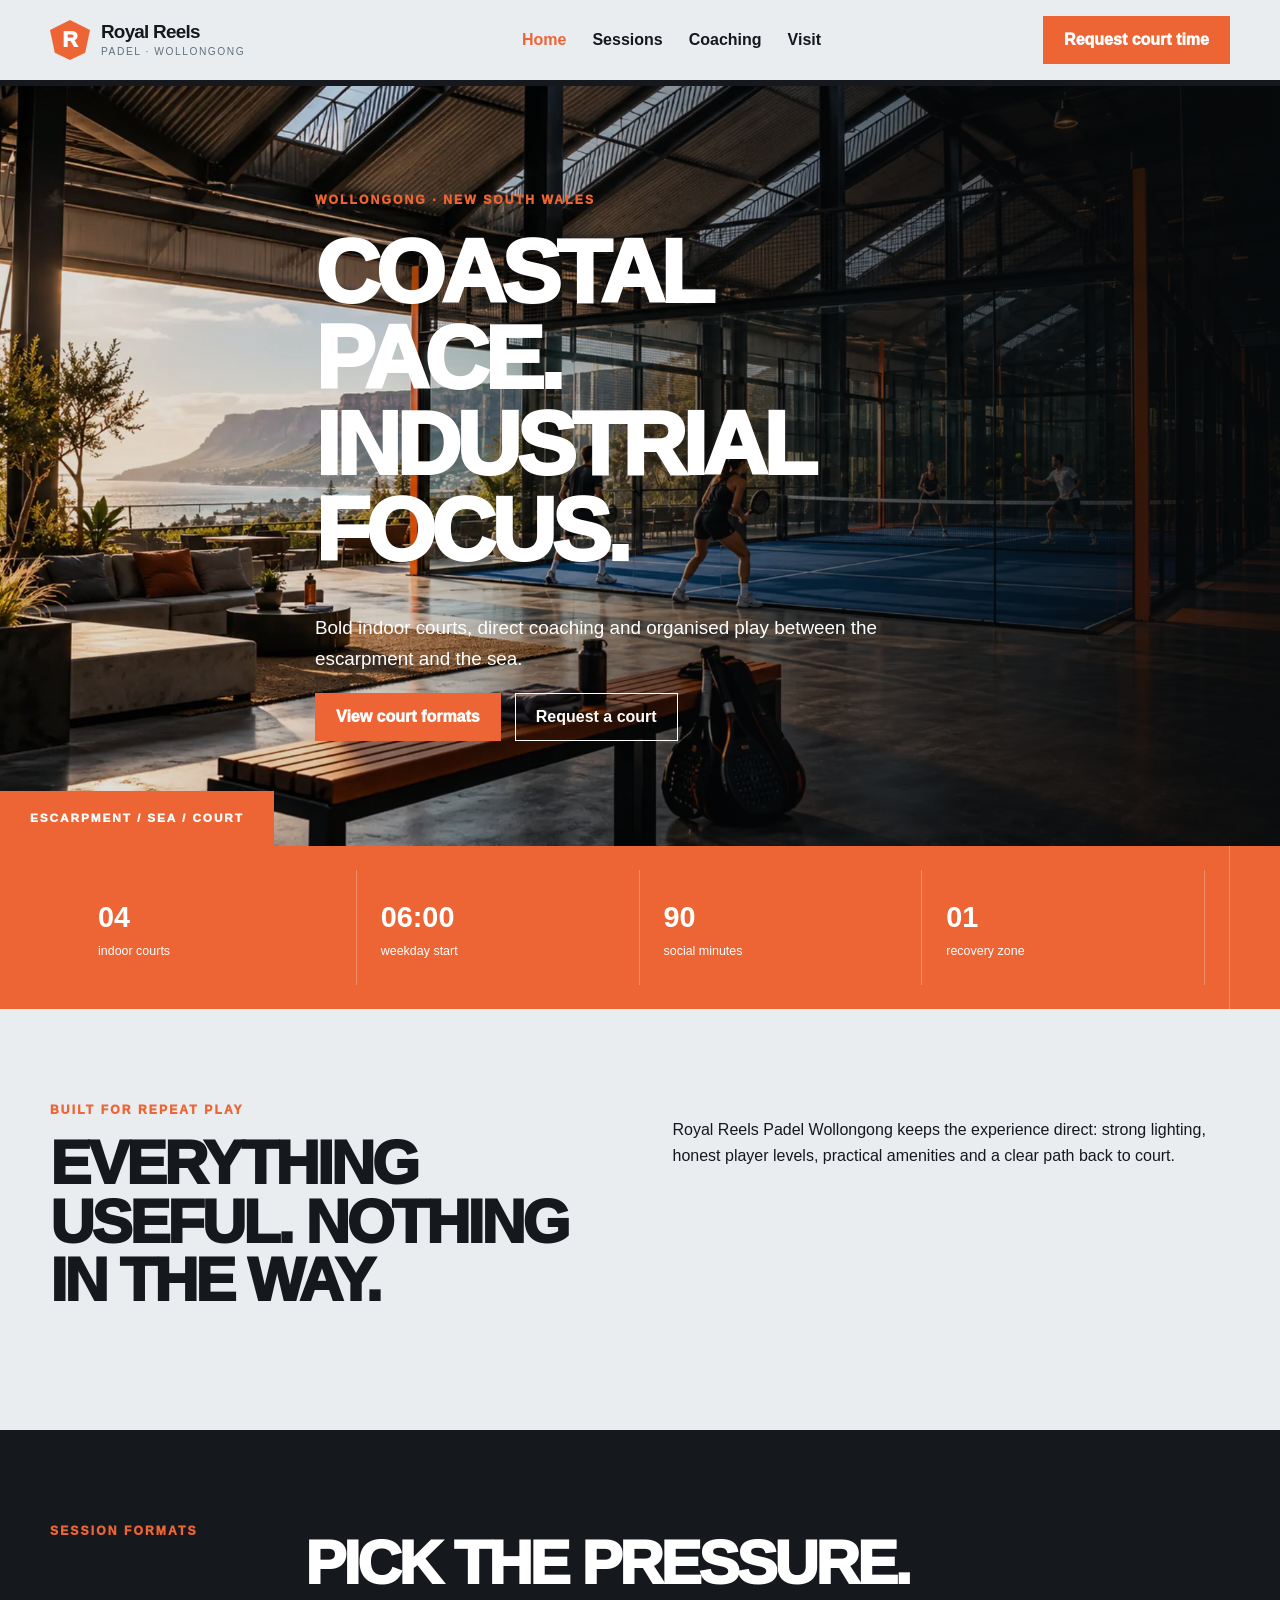
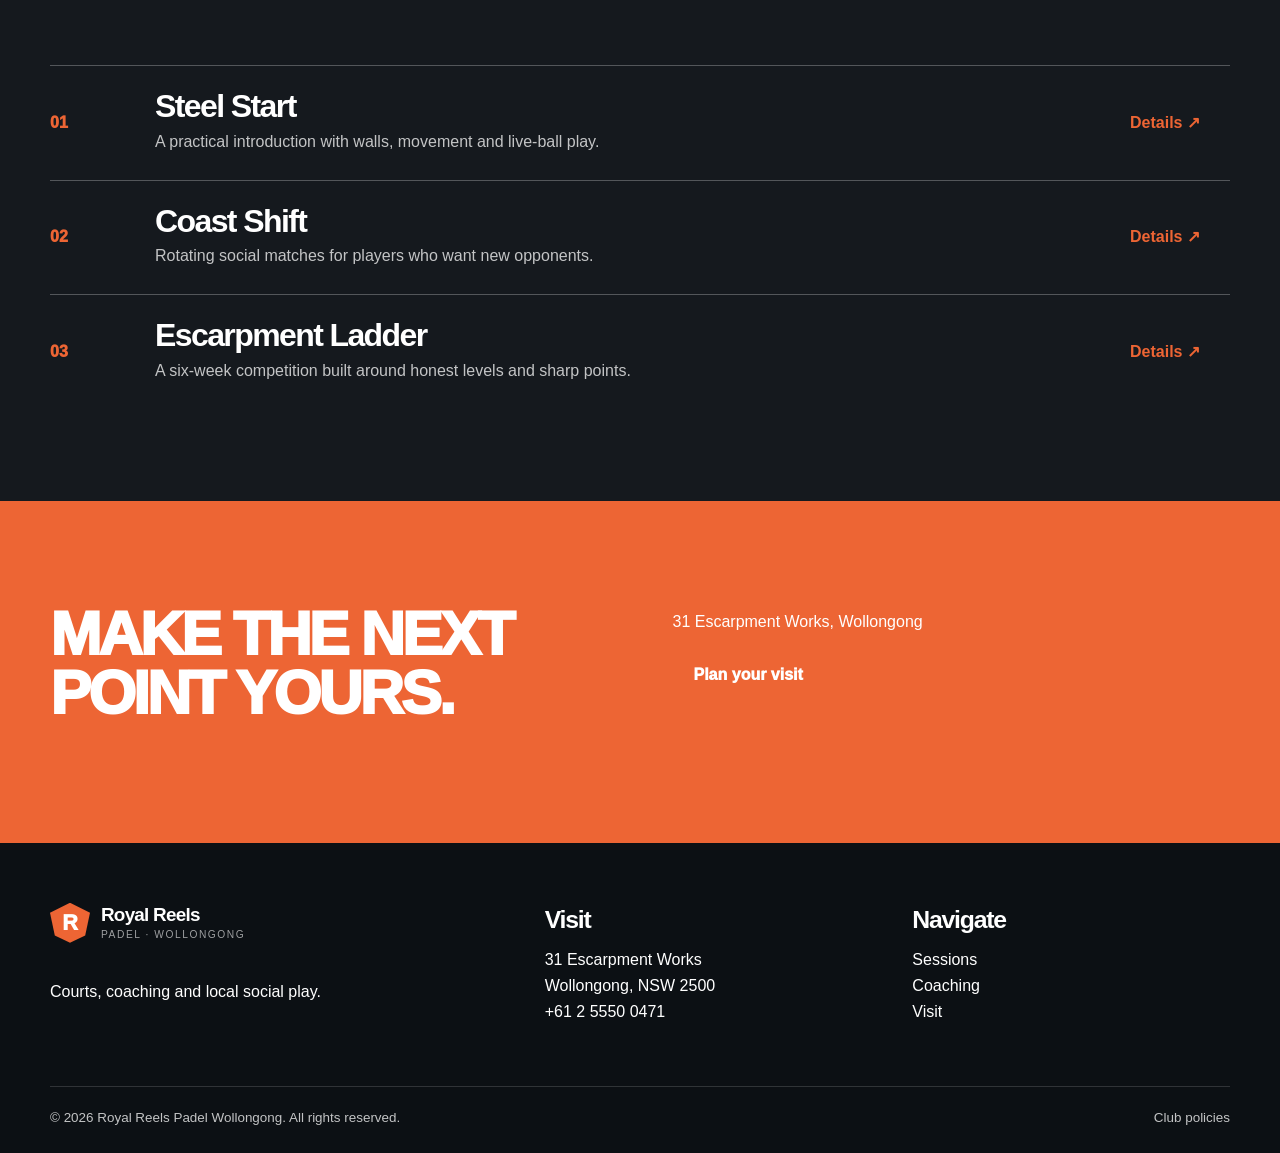
<file: index.html>
<!doctype html>
<html lang="en-AU">

<head>
    <meta charset="utf-8">
    <meta name="viewport" content="width=device-width,initial-scale=1">
    <meta name="robots" content="index,follow">
    <title>Royal Reels Padel Wollongong | Wollongong Padel Club</title>
    <script async src="https://www.googletagmanager.com/gtag/js?id=AW-18171705491"></script>
<script>
  window.dataLayer = window.dataLayer || [];
  function gtag(){dataLayer.push(arguments);}
  gtag('js', new Date());

  gtag('config', 'AW-18171705491');
</script>

    <meta name="description"
        content="Royal Reels Padel Wollongong offers indoor courts, coaching and organised padel in Wollongong.">
    <link rel="canonical" href="https://royal-reels-padel-wollongong-20260925.au/">
    <meta property="og:type" content="website">
    <meta property="og:title" content="Royal Reels Padel Wollongong | Wollongong Padel Club">
    <meta property="og:description"
        content="Royal Reels Padel Wollongong offers indoor courts, coaching and organised padel in Wollongong.">
    <meta property="og:locale" content="en_AU">
    <link rel="icon" type="image/svg+xml"
        href="data:image/svg+xml,%3Csvg xmlns='http://www.w3.org/2000/svg' viewBox='0 0 64 64'%3E%3Crect width='64' height='64' rx='12' fill='%2315191e'/%3E%3Cpath d='M17 45 29 17h8l10 28M22 35h20' fill='none' stroke='%23ed6534' stroke-width='6' stroke-linecap='round'/%3E%3C/svg%3E">
    <link rel="stylesheet" href="style.css">
    <script
        type="application/ld+json">{"@context":"https://schema.org","@type":"SportsClub","name":"Royal Reels Padel Wollongong","url":"https://royal-reels-padel-wollongong-20260925.au/","telephone":"+61 2 5550 0471","email":"court@royalreelspadelwollongong.au","address":{"@type":"PostalAddress","streetAddress":"31 Escarpment Works","addressLocality":"Wollongong","addressRegion":"NSW","postalCode":"2500","addressCountry":"AU"},"areaServed":"Wollongong, Australia","priceRange":"$$"}</script>
</head>

<body class="steel">
    <header class="header">
        <div class="wrap nav"><a class="logo" href="index.html" aria-label="Royal Reels Padel Wollongong home"><span
                    class="symbol">R</span><span><b>Royal Reels</b><small>PADEL · WOLLONGONG</small></span></a><button
                class="menu" aria-controls="nav-links" aria-expanded="false">Menu</button>
            <nav class="nav-links" id="nav-links" aria-label="Primary navigation"><a aria-current="page"
                    href="index.html">Home</a><a href="sessions.html">Sessions</a><a href="coaching.html">Coaching</a><a
                    href="visit.html">Visit</a></nav><a class="button desktop" href="visit.html#request">Request court
                time</a>
        </div>
    </header>
    <main>
        <section class="hero">
            <div class="wrap hero-copy">
                <p class="eyebrow">Wollongong · New South Wales</p>
                <h1>Coastal pace. Industrial focus.</h1>
                <p class="lead">Bold indoor courts, direct coaching and organised play between the escarpment and the
                    sea.</p>
                <div class="actions"><a class="button" href="sessions.html">View court formats</a><a class="outline"
                        href="visit.html#request">Request a court</a></div>
            </div>
            <div class="corner-label">ESCARPMENT / SEA / COURT</div>
        </section>
        <section class="steel-stats">
            <div class="wrap">
                <div><b>04</b><span>indoor courts</span></div>
                <div><b>06:00</b><span>weekday start</span></div>
                <div><b>90</b><span>social minutes</span></div>
                <div><b>01</b><span>recovery zone</span></div>
            </div>
        </section>
        <section class="section steel-intro">
            <div class="wrap two-col">
                <div>
                    <p class="eyebrow">Built for repeat play</p>
                    <h2>Everything useful. Nothing in the way.</h2>
                </div>
                <div>
                    <p>Royal Reels Padel Wollongong keeps the experience direct: strong lighting, honest player levels,
                        practical amenities and a clear path back to court.</p>
                </div>
            </div>
        </section>
        <section class="section steel-programs">
            <div class="wrap">
                <div class="section-title">
                    <p class="eyebrow">Session formats</p>
                    <h2>Pick the pressure.</h2>
                </div>
                <div class="program-rows">
                    <article><span>01</span>
                        <div>
                            <h3>Steel Start</h3>
                            <p>A practical introduction with walls, movement and live-ball play.</p>
                        </div><a href="sessions.html">Details ↗</a>
                    </article>
                    <article><span>02</span>
                        <div>
                            <h3>Coast Shift</h3>
                            <p>Rotating social matches for players who want new opponents.</p>
                        </div><a href="sessions.html">Details ↗</a>
                    </article>
                    <article><span>03</span>
                        <div>
                            <h3>Escarpment Ladder</h3>
                            <p>A six-week competition built around honest levels and sharp points.</p>
                        </div><a href="sessions.html">Details ↗</a>
                    </article>
                </div>
            </div>
        </section>
        <section class="section steel-cta">
            <div class="wrap two-col">
                <h2>Make the next point yours.</h2>
                <div>
                    <p>31 Escarpment Works, Wollongong</p><a class="button" href="visit.html">Plan your visit</a>
                </div>
            </div>
        </section>
    </main>
    <footer>
        <div class="wrap footer-grid">
            <div><a class="logo footer-logo" href="index.html"><span class="symbol">R</span><span><b>Royal
                            Reels</b><small>PADEL · WOLLONGONG</small></span></a>
                <p>Courts, coaching and local social play.</p>
            </div>
            <div>
                <h3>Visit</h3>
                <p>31 Escarpment Works<br>Wollongong, NSW 2500<br>+61 2 5550 0471</p>
            </div>
            <div>
                <h3>Navigate</h3>
                <p><a href="sessions.html">Sessions</a><br><a href="coaching.html">Coaching</a><br><a
                        href="visit.html">Visit</a></p>
            </div>
        </div>
        <div class="wrap footer-bottom"><span>© 2026 Royal Reels Padel Wollongong. All rights reserved.</span><a
                href="visit.html#policies">Club policies</a></div>
    </footer>
    <script src="app.js"></script>
</body>

</html>
</file>
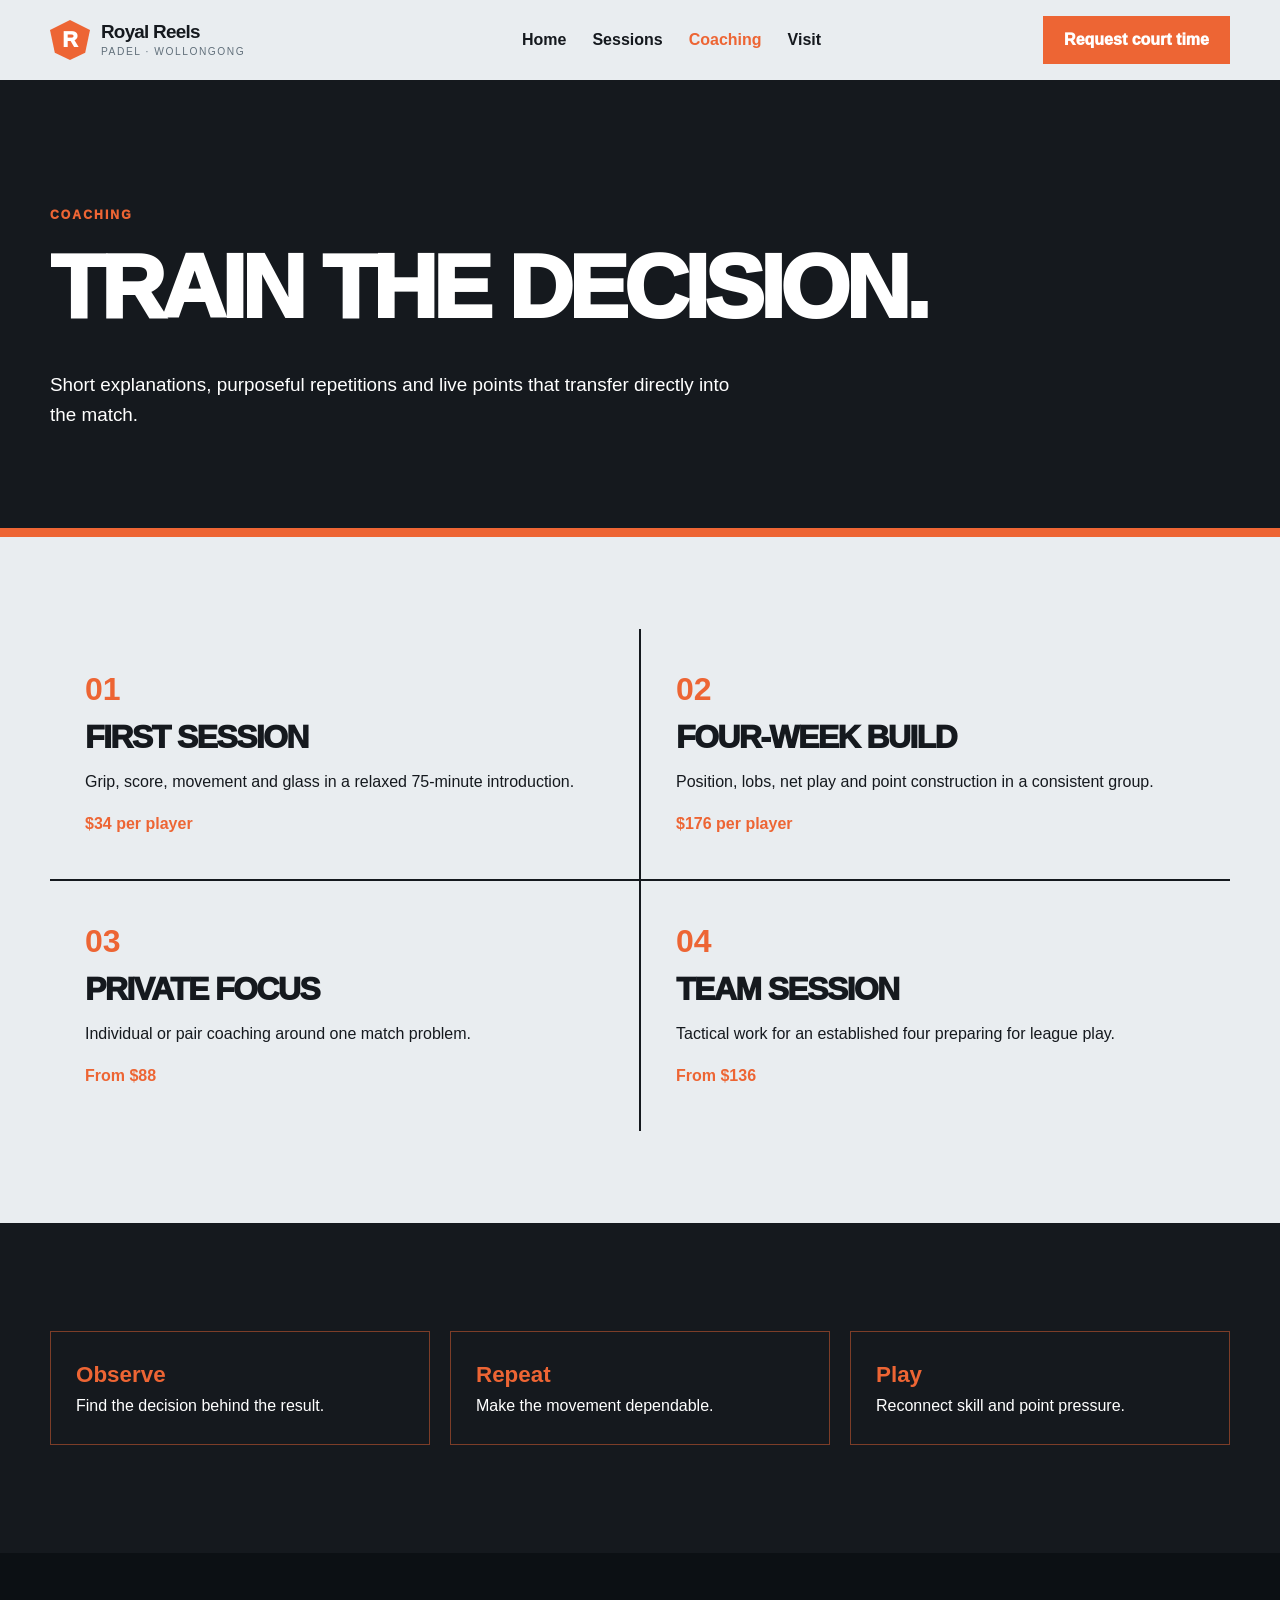
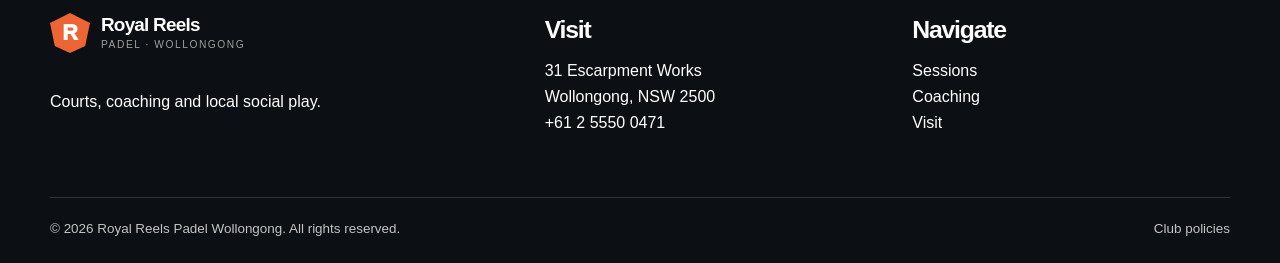
<file: coaching.html>
<!doctype html><html lang="en-AU"><head><meta charset="utf-8"><meta name="viewport" content="width=device-width,initial-scale=1"><meta name="robots" content="index,follow"><title>Padel Coaching | Royal Reels Padel Wollongong</title><meta name="description" content="Private and small-group padel coaching at Royal Reels Padel Wollongong."><link rel="canonical" href="https://royal-reels-padel-wollongong-20260925.au/coaching.html"><meta property="og:type" content="website"><meta property="og:title" content="Padel Coaching | Royal Reels Padel Wollongong"><meta property="og:description" content="Private and small-group padel coaching at Royal Reels Padel Wollongong."><meta property="og:locale" content="en_AU"><link rel="icon" type="image/svg+xml" href="data:image/svg+xml,%3Csvg xmlns='http://www.w3.org/2000/svg' viewBox='0 0 64 64'%3E%3Crect width='64' height='64' rx='12' fill='%2315191e'/%3E%3Cpath d='M17 45 29 17h8l10 28M22 35h20' fill='none' stroke='%23ed6534' stroke-width='6' stroke-linecap='round'/%3E%3C/svg%3E"><link rel="stylesheet" href="style.css"><script type="application/ld+json">{"@context":"https://schema.org","@type":"SportsClub","name":"Royal Reels Padel Wollongong","url":"https://royal-reels-padel-wollongong-20260925.au/","telephone":"+61 2 5550 0471","email":"court@royalreelspadelwollongong.au","address":{"@type":"PostalAddress","streetAddress":"31 Escarpment Works","addressLocality":"Wollongong","addressRegion":"NSW","postalCode":"2500","addressCountry":"AU"},"areaServed":"Wollongong, Australia","priceRange":"$$"}</script></head><body class="steel"><header class="header"><div class="wrap nav"><a class="logo" href="index.html" aria-label="Royal Reels Padel Wollongong home"><span class="symbol">R</span><span><b>Royal Reels</b><small>PADEL · WOLLONGONG</small></span></a><button class="menu" aria-controls="nav-links" aria-expanded="false">Menu</button><nav class="nav-links" id="nav-links" aria-label="Primary navigation"><a  href="index.html">Home</a><a  href="sessions.html">Sessions</a><a aria-current="page" href="coaching.html">Coaching</a><a  href="visit.html">Visit</a></nav><a class="button desktop" href="visit.html#request">Request court time</a></div></header><main><section class="page-hero coaching-hero"><div class="wrap"><p class="eyebrow">Coaching</p><h1>Train the decision.</h1><p>Short explanations, purposeful repetitions and live points that transfer directly into the match.</p></div></section><section class="section"><div class="wrap coaching-grid"><article><b>01</b><h2>First Session</h2><p>Grip, score, movement and glass in a relaxed 75-minute introduction.</p><strong>$34 per player</strong></article><article><b>02</b><h2>Four-Week Build</h2><p>Position, lobs, net play and point construction in a consistent group.</p><strong>$176 per player</strong></article><article><b>03</b><h2>Private Focus</h2><p>Individual or pair coaching around one match problem.</p><strong>From $88</strong></article><article><b>04</b><h2>Team Session</h2><p>Tactical work for an established four preparing for league play.</p><strong>From $136</strong></article></div></section><section class="section method"><div class="wrap method-grid"><p><b>Observe</b><span>Find the decision behind the result.</span></p><p><b>Repeat</b><span>Make the movement dependable.</span></p><p><b>Play</b><span>Reconnect skill and point pressure.</span></p></div></section></main><footer><div class="wrap footer-grid"><div><a class="logo footer-logo" href="index.html"><span class="symbol">R</span><span><b>Royal Reels</b><small>PADEL · WOLLONGONG</small></span></a><p>Courts, coaching and local social play.</p></div><div><h3>Visit</h3><p>31 Escarpment Works<br>Wollongong, NSW 2500<br>+61 2 5550 0471</p></div><div><h3>Navigate</h3><p><a href="sessions.html">Sessions</a><br><a href="coaching.html">Coaching</a><br><a href="visit.html">Visit</a></p></div></div><div class="wrap footer-bottom"><span>© 2026 Royal Reels Padel Wollongong. All rights reserved.</span><a href="visit.html#policies">Club policies</a></div></footer><script src="app.js"></script></body></html>
</file>
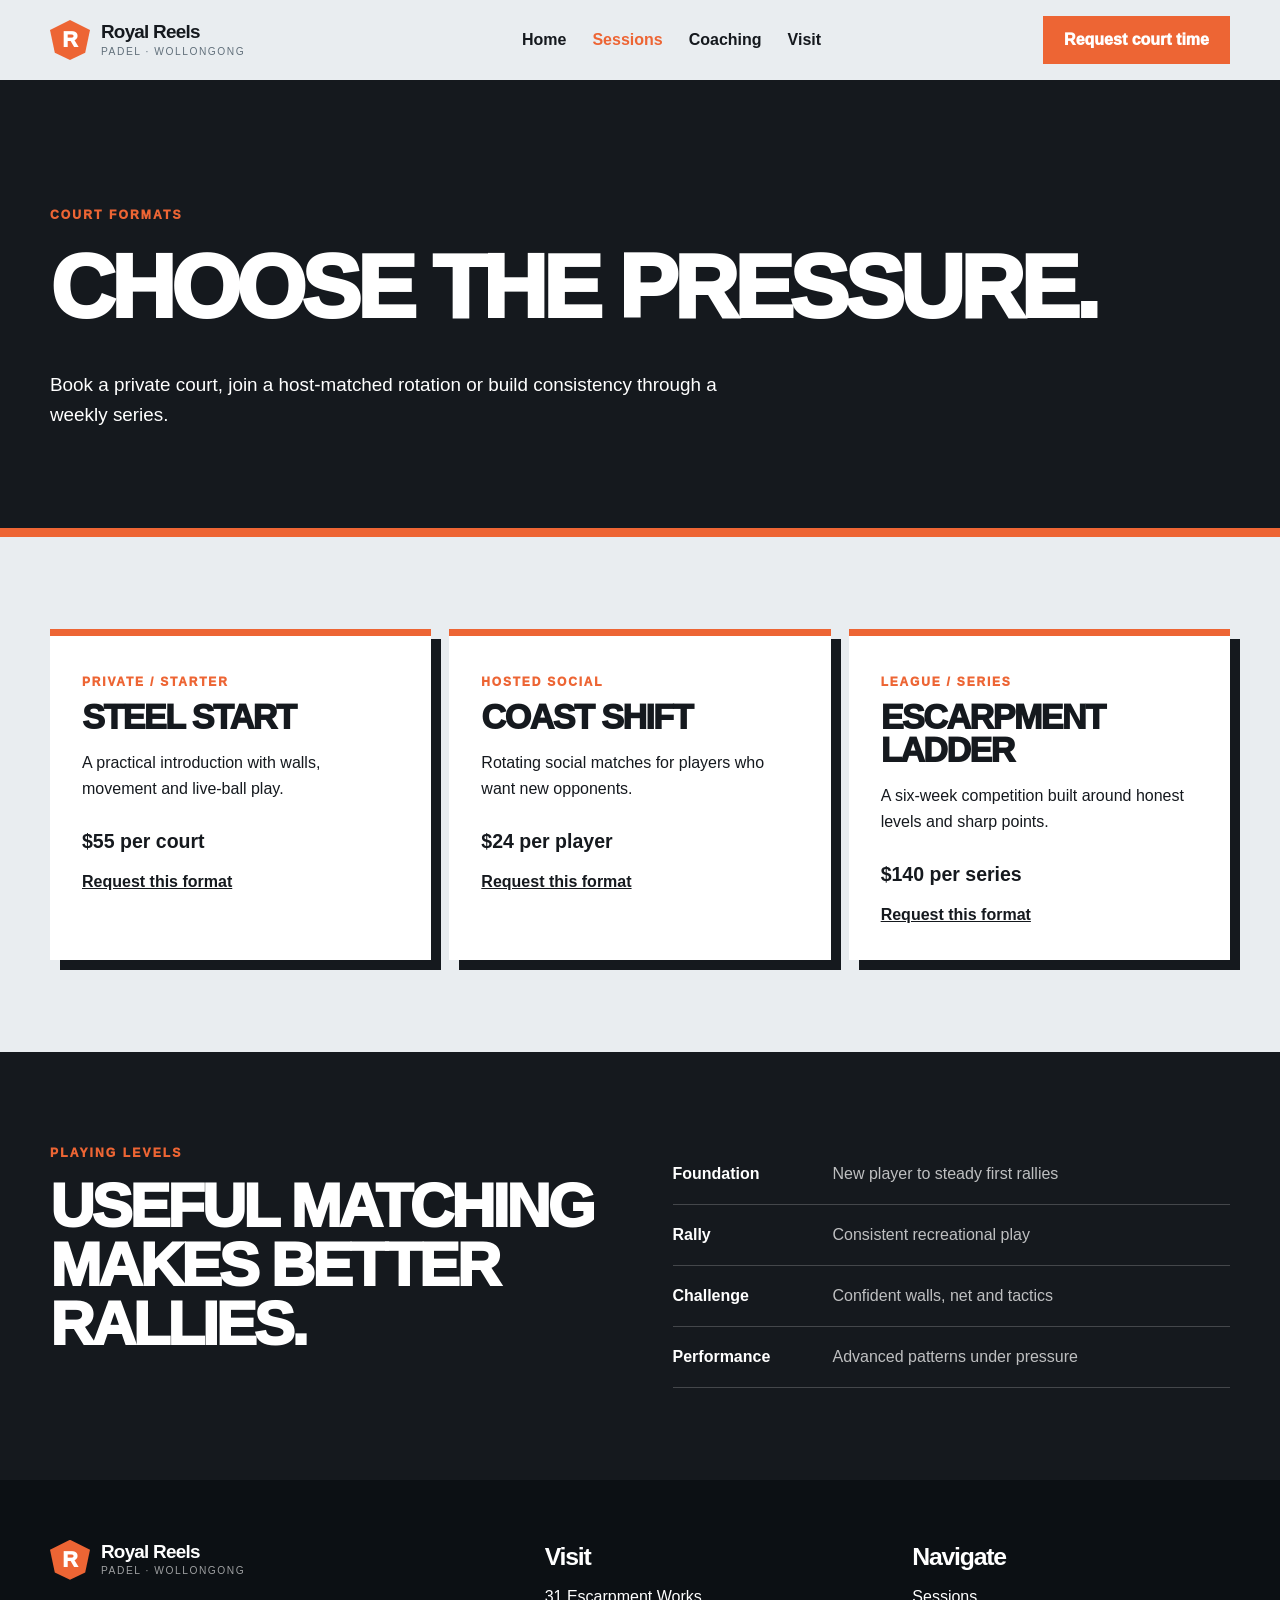
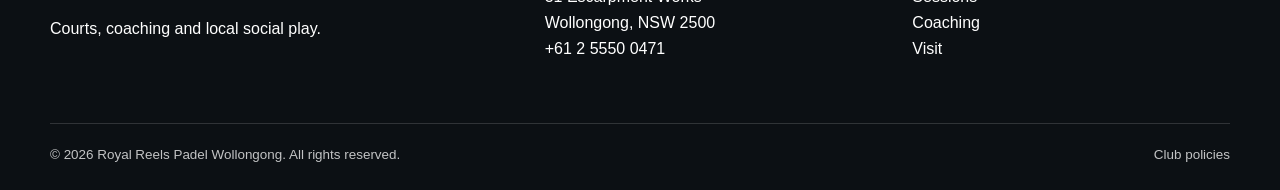
<file: sessions.html>
<!doctype html><html lang="en-AU"><head><meta charset="utf-8"><meta name="viewport" content="width=device-width,initial-scale=1"><meta name="robots" content="index,follow"><title>Padel Sessions | Royal Reels Padel Wollongong</title><meta name="description" content="Private courts, hosted social sessions and organised play at Royal Reels Padel Wollongong."><link rel="canonical" href="https://royal-reels-padel-wollongong-20260925.au/sessions.html"><meta property="og:type" content="website"><meta property="og:title" content="Padel Sessions | Royal Reels Padel Wollongong"><meta property="og:description" content="Private courts, hosted social sessions and organised play at Royal Reels Padel Wollongong."><meta property="og:locale" content="en_AU"><link rel="icon" type="image/svg+xml" href="data:image/svg+xml,%3Csvg xmlns='http://www.w3.org/2000/svg' viewBox='0 0 64 64'%3E%3Crect width='64' height='64' rx='12' fill='%2315191e'/%3E%3Cpath d='M17 45 29 17h8l10 28M22 35h20' fill='none' stroke='%23ed6534' stroke-width='6' stroke-linecap='round'/%3E%3C/svg%3E"><link rel="stylesheet" href="style.css"><script type="application/ld+json">{"@context":"https://schema.org","@type":"SportsClub","name":"Royal Reels Padel Wollongong","url":"https://royal-reels-padel-wollongong-20260925.au/","telephone":"+61 2 5550 0471","email":"court@royalreelspadelwollongong.au","address":{"@type":"PostalAddress","streetAddress":"31 Escarpment Works","addressLocality":"Wollongong","addressRegion":"NSW","postalCode":"2500","addressCountry":"AU"},"areaServed":"Wollongong, Australia","priceRange":"$$"}</script></head><body class="steel"><header class="header"><div class="wrap nav"><a class="logo" href="index.html" aria-label="Royal Reels Padel Wollongong home"><span class="symbol">R</span><span><b>Royal Reels</b><small>PADEL · WOLLONGONG</small></span></a><button class="menu" aria-controls="nav-links" aria-expanded="false">Menu</button><nav class="nav-links" id="nav-links" aria-label="Primary navigation"><a  href="index.html">Home</a><a aria-current="page" href="sessions.html">Sessions</a><a  href="coaching.html">Coaching</a><a  href="visit.html">Visit</a></nav><a class="button desktop" href="visit.html#request">Request court time</a></div></header><main><section class="page-hero"><div class="wrap"><p class="eyebrow">Court formats</p><h1>Choose the pressure.</h1><p>Book a private court, join a host-matched rotation or build consistency through a weekly series.</p></div></section><section class="section"><div class="wrap session-grid"><article><span>PRIVATE / STARTER</span><h2>Steel Start</h2><p>A practical introduction with walls, movement and live-ball play.</p><strong>$55 per court</strong><a href="visit.html#request">Request this format</a></article><article><span>HOSTED SOCIAL</span><h2>Coast Shift</h2><p>Rotating social matches for players who want new opponents.</p><strong>$24 per player</strong><a href="visit.html#request">Request this format</a></article><article><span>LEAGUE / SERIES</span><h2>Escarpment Ladder</h2><p>A six-week competition built around honest levels and sharp points.</p><strong>$140 per series</strong><a href="visit.html#request">Request this format</a></article></div></section><section class="section levels"><div class="wrap two-col"><div><p class="eyebrow">Playing levels</p><h2>Useful matching makes better rallies.</h2></div><ol><li><b>Foundation</b><span>New player to steady first rallies</span></li><li><b>Rally</b><span>Consistent recreational play</span></li><li><b>Challenge</b><span>Confident walls, net and tactics</span></li><li><b>Performance</b><span>Advanced patterns under pressure</span></li></ol></div></section></main><footer><div class="wrap footer-grid"><div><a class="logo footer-logo" href="index.html"><span class="symbol">R</span><span><b>Royal Reels</b><small>PADEL · WOLLONGONG</small></span></a><p>Courts, coaching and local social play.</p></div><div><h3>Visit</h3><p>31 Escarpment Works<br>Wollongong, NSW 2500<br>+61 2 5550 0471</p></div><div><h3>Navigate</h3><p><a href="sessions.html">Sessions</a><br><a href="coaching.html">Coaching</a><br><a href="visit.html">Visit</a></p></div></div><div class="wrap footer-bottom"><span>© 2026 Royal Reels Padel Wollongong. All rights reserved.</span><a href="visit.html#policies">Club policies</a></div></footer><script src="app.js"></script></body></html>
</file>
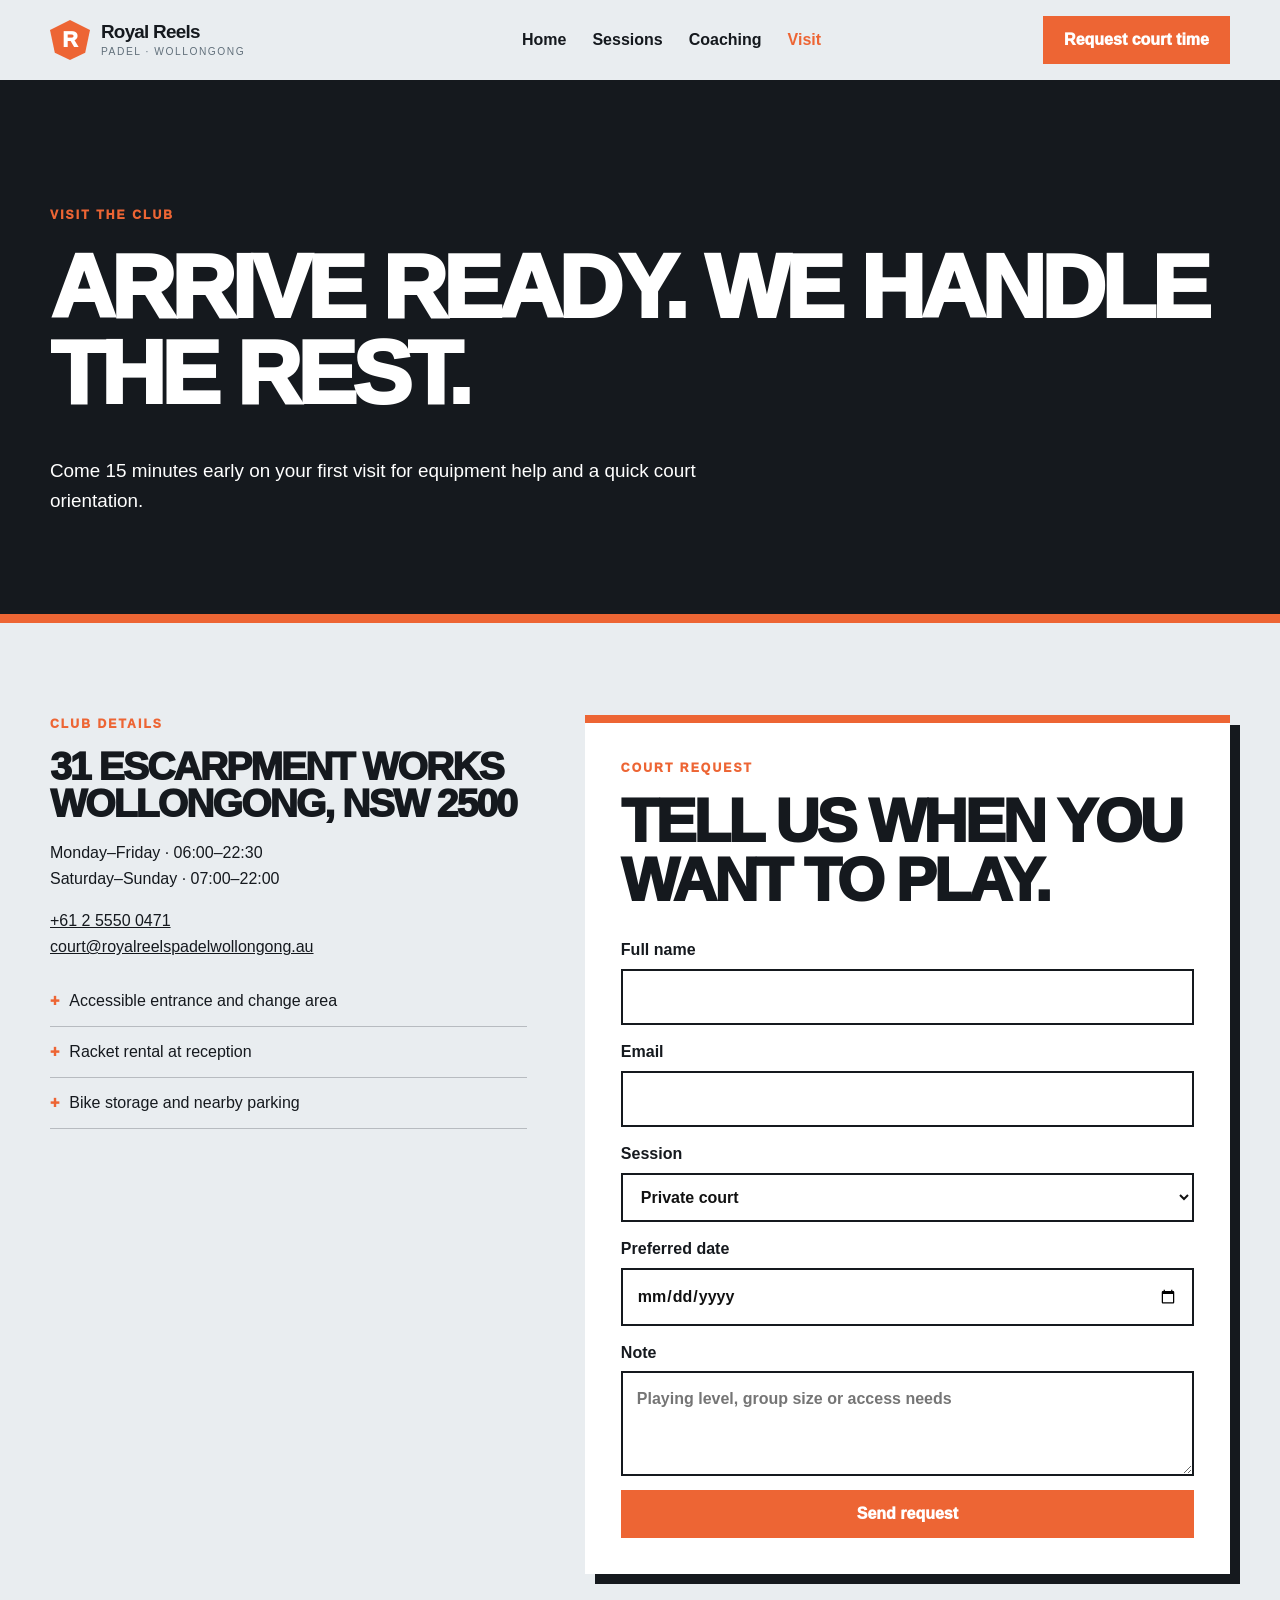
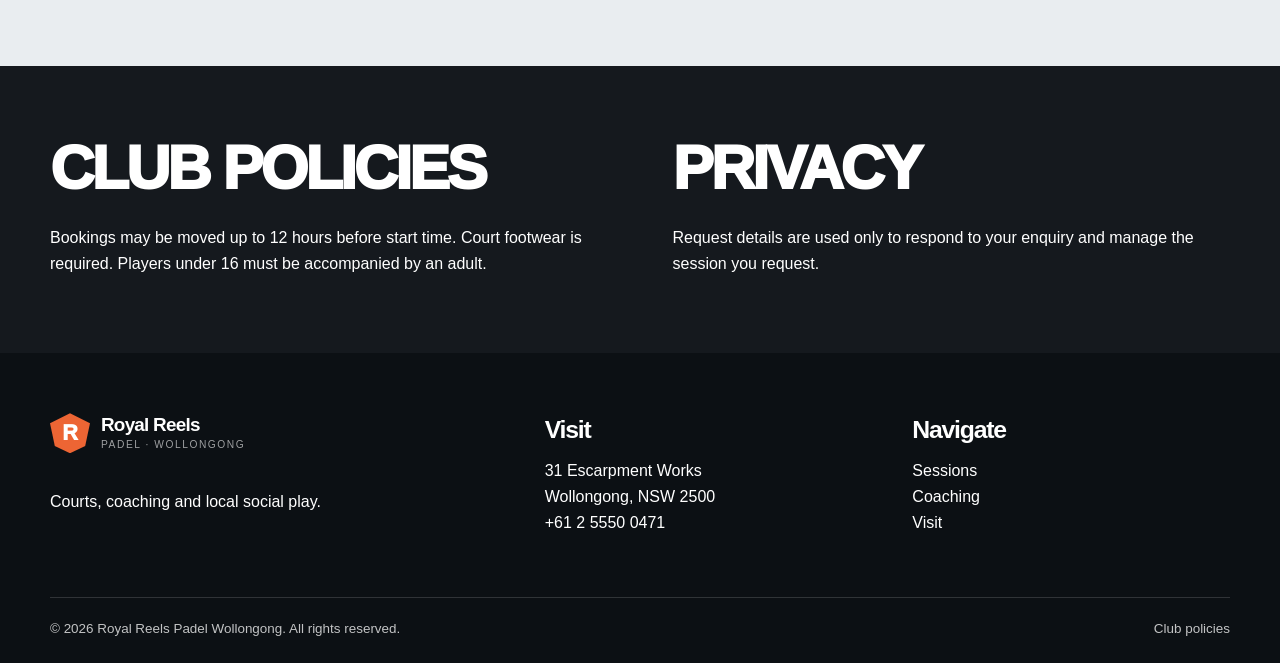
<file: visit.html>
<!doctype html><html lang="en-AU"><head><meta charset="utf-8"><meta name="viewport" content="width=device-width,initial-scale=1"><meta name="robots" content="index,follow"><title>Visit & Contact | Royal Reels Padel Wollongong</title><meta name="description" content="Visit Royal Reels Padel Wollongong in Wollongong, Australia, or request court time."><link rel="canonical" href="https://royal-reels-padel-wollongong-20260925.au/visit.html"><meta property="og:type" content="website"><meta property="og:title" content="Visit & Contact | Royal Reels Padel Wollongong"><meta property="og:description" content="Visit Royal Reels Padel Wollongong in Wollongong, Australia, or request court time."><meta property="og:locale" content="en_AU"><link rel="icon" type="image/svg+xml" href="data:image/svg+xml,%3Csvg xmlns='http://www.w3.org/2000/svg' viewBox='0 0 64 64'%3E%3Crect width='64' height='64' rx='12' fill='%2315191e'/%3E%3Cpath d='M17 45 29 17h8l10 28M22 35h20' fill='none' stroke='%23ed6534' stroke-width='6' stroke-linecap='round'/%3E%3C/svg%3E"><link rel="stylesheet" href="style.css"><script type="application/ld+json">{"@context":"https://schema.org","@type":"SportsClub","name":"Royal Reels Padel Wollongong","url":"https://royal-reels-padel-wollongong-20260925.au/","telephone":"+61 2 5550 0471","email":"court@royalreelspadelwollongong.au","address":{"@type":"PostalAddress","streetAddress":"31 Escarpment Works","addressLocality":"Wollongong","addressRegion":"NSW","postalCode":"2500","addressCountry":"AU"},"areaServed":"Wollongong, Australia","priceRange":"$$"}</script></head><body class="steel"><header class="header"><div class="wrap nav"><a class="logo" href="index.html" aria-label="Royal Reels Padel Wollongong home"><span class="symbol">R</span><span><b>Royal Reels</b><small>PADEL · WOLLONGONG</small></span></a><button class="menu" aria-controls="nav-links" aria-expanded="false">Menu</button><nav class="nav-links" id="nav-links" aria-label="Primary navigation"><a  href="index.html">Home</a><a  href="sessions.html">Sessions</a><a  href="coaching.html">Coaching</a><a aria-current="page" href="visit.html">Visit</a></nav><a class="button desktop" href="visit.html#request">Request court time</a></div></header><main><section class="page-hero visit-hero"><div class="wrap"><p class="eyebrow">Visit the club</p><h1>Arrive ready. We handle the rest.</h1><p>Come 15 minutes early on your first visit for equipment help and a quick court orientation.</p></div></section><section class="section"><div class="wrap visit-grid"><div class="details"><p class="eyebrow">Club details</p><h2>31 Escarpment Works<br>Wollongong, NSW 2500</h2><p>Monday–Friday · 06:00–22:30<br>Saturday–Sunday · 07:00–22:00</p><p><a href="tel:+61255500471">+61 2 5550 0471</a><br><a href="mailto:court@royalreelspadelwollongong.au">court@royalreelspadelwollongong.au</a></p><ul class="checks"><li>Accessible entrance and change area</li><li>Racket rental at reception</li><li>Bike storage and nearby parking</li></ul></div><div class="form-card" id="request"><p class="eyebrow">Court request</p><h2>Tell us when you want to play.</h2><form><label>Full name<input name="name" autocomplete="name" required></label><label>Email<input name="email" type="email" autocomplete="email" required></label><label>Session<select name="session"><option>Private court</option><option>Hosted social</option><option>Starter coaching</option><option>League enquiry</option></select></label><label>Preferred date<input name="date" type="date" required></label><label>Note<textarea name="note" placeholder="Playing level, group size or access needs"></textarea></label><button class="button" type="submit">Send request</button><p class="status" role="status" aria-live="polite"></p></form></div></div></section><section class="policies" id="policies"><div class="wrap two-col"><div><h2>Club policies</h2><p>Bookings may be moved up to 12 hours before start time. Court footwear is required. Players under 16 must be accompanied by an adult.</p></div><div><h2>Privacy</h2><p>Request details are used only to respond to your enquiry and manage the session you request.</p></div></div></section></main><footer><div class="wrap footer-grid"><div><a class="logo footer-logo" href="index.html"><span class="symbol">R</span><span><b>Royal Reels</b><small>PADEL · WOLLONGONG</small></span></a><p>Courts, coaching and local social play.</p></div><div><h3>Visit</h3><p>31 Escarpment Works<br>Wollongong, NSW 2500<br>+61 2 5550 0471</p></div><div><h3>Navigate</h3><p><a href="sessions.html">Sessions</a><br><a href="coaching.html">Coaching</a><br><a href="visit.html">Visit</a></p></div></div><div class="wrap footer-bottom"><span>© 2026 Royal Reels Padel Wollongong. All rights reserved.</span><a href="visit.html#policies">Club policies</a></div></footer><script src="app.js"></script></body></html>
</file>
<file: style.css>
:root{--ink:#15191e;--accent:#ed6534;--paper:#e9edf0;--surface:#fff;--muted:#62707b;--line:#bdc7ce;--footer:#0c1014;--buttonText:#fff}*{box-sizing:border-box}html{scroll-behavior:smooth}body{margin:0;background:var(--paper);color:var(--ink);font:16px/1.62 Arial,Helvetica,sans-serif}a{color:inherit}.wrap{width:min(1180px,calc(100% - 40px));margin:auto}.header{position:sticky;top:0;z-index:20;background:color-mix(in srgb,var(--paper) 93%,transparent);backdrop-filter:blur(16px);border-bottom:1px solid var(--line)}.nav{min-height:80px;display:grid;grid-template-columns:250px 1fr auto;gap:24px;align-items:center}.logo{display:inline-flex;gap:11px;align-items:center;text-decoration:none;line-height:1}.symbol{width:40px;height:40px;display:grid;place-items:center;background:var(--accent);color:var(--buttonText);font-size:1.35rem;font-weight:1000}.logo b{display:block;font-size:1.18rem;letter-spacing:-.04em}.logo small{display:block;margin-top:5px;color:var(--muted);font-size:.64rem;letter-spacing:.15em}.nav-links{display:flex;justify-content:center;gap:26px}.nav-links a{text-decoration:none;font-weight:800}.nav-links a[aria-current=page]{color:var(--accent)}.menu{display:none}.button{display:inline-flex;min-height:48px;align-items:center;justify-content:center;padding:0 21px;border:0;background:var(--accent);color:var(--buttonText);font:inherit;font-weight:1000;text-decoration:none;cursor:pointer}.outline{display:inline-flex;min-height:48px;align-items:center;padding:0 20px;border:1px solid currentColor;color:#fff;font-weight:900;text-decoration:none}.text-link{font-weight:900;text-decoration:none;border-bottom:2px solid currentColor}.eyebrow{margin:0 0 13px;color:var(--accent);font-size:.76rem;font-weight:1000;letter-spacing:.17em;text-transform:uppercase}h1,h2,h3{line-height:.96;letter-spacing:-.05em;margin:.2em 0 .45em}h1{font-size:clamp(3.4rem,7vw,7rem)}h2{font-size:clamp(2.25rem,4.8vw,4.4rem)}h3{font-size:1.55rem}.lead,.page-hero>div>p:last-child{font-size:1.18rem;max-width:680px}.actions{display:flex;gap:14px;flex-wrap:wrap}.section{padding:92px 0}.section-title{display:grid;grid-template-columns:220px 1fr;gap:35px;margin-bottom:44px}.programs{display:grid;grid-template-columns:repeat(3,1fr);gap:18px}.programs article{padding:30px;min-height:285px;background:var(--surface);border:1px solid var(--line)}.programs article>span,.session-grid article>span{color:var(--accent);font-size:.75rem;font-weight:1000;letter-spacing:.15em}.programs article a{font-weight:900}.two-col{display:grid;grid-template-columns:1fr 1fr;gap:65px;align-items:start}.checks{padding:0;list-style:none}.checks li{padding:12px 0;border-bottom:1px solid color-mix(in srgb,currentColor 23%,transparent)}.checks li:before{content:'+';color:var(--accent);font-weight:1000;margin-right:10px}.page-hero{padding:120px 0 78px;background:var(--ink);color:#fff;border-bottom:9px solid var(--accent)}.session-grid{display:grid;grid-template-columns:repeat(3,1fr);gap:18px}.session-grid article{padding:32px;background:var(--surface);border-top:7px solid var(--accent)}.session-grid article h2{font-size:2.15rem}.session-grid article strong{display:block;margin:24px 0 12px;font-size:1.22rem}.session-grid article a{font-weight:900}.levels{background:var(--ink);color:#fff}.levels ol{list-style:none;padding:0;margin:0}.levels li{display:grid;grid-template-columns:140px 1fr;gap:20px;padding:17px 0;border-bottom:1px solid #fff3}.levels li span{opacity:.72}.coaching-grid{display:grid;grid-template-columns:repeat(2,1fr);gap:2px;background:var(--ink)}.coaching-grid article{padding:35px;background:var(--paper);min-height:250px}.coaching-grid article>b{color:var(--accent);font-size:2rem}.coaching-grid article h2{font-size:2rem}.coaching-grid article strong{color:var(--accent)}.method{background:var(--ink);color:#fff}.method-grid{display:grid;grid-template-columns:repeat(3,1fr);gap:20px}.method-grid p{padding:25px;border:1px solid color-mix(in srgb,var(--accent) 48%,transparent)}.method-grid b,.method-grid span{display:block}.method-grid b{font-size:1.4rem;color:var(--accent)}.visit-grid{display:grid;grid-template-columns:.85fr 1.15fr;gap:58px}.details h2{font-size:2.45rem}.form-card{padding:36px;background:var(--surface);border-top:8px solid var(--accent)}form{display:grid;gap:14px}label{font-weight:900}input,select,textarea{display:block;width:100%;margin-top:6px;padding:13px 14px;border:2px solid var(--ink);background:#fff;color:#111;font:inherit}textarea{min-height:105px;resize:vertical}.status{display:none;margin:0;padding:12px;background:color-mix(in srgb,var(--accent) 22%,white)}.status.show{display:block}.policies{padding:60px 0;background:var(--ink);color:#fff}footer{padding:60px 0 24px;background:var(--footer);color:#fff}.footer-grid{display:grid;grid-template-columns:1.4fr 1fr 1fr;gap:50px}.footer-logo{margin-bottom:20px}.footer-logo small{color:#fff9}footer a{text-decoration:none}.footer-bottom{display:flex;justify-content:space-between;gap:20px;margin-top:45px;padding-top:20px;border-top:1px solid #fff3;font-size:.84rem;opacity:.75}@media(max-width:860px){.nav{grid-template-columns:1fr auto}.menu{display:block;padding:10px 13px;border:0;background:var(--accent);color:var(--buttonText);font-weight:900}.nav-links{display:none;position:absolute;top:80px;left:0;right:0;padding:22px;background:var(--paper);flex-direction:column}.nav-links.open{display:flex}.desktop{display:none}.section-title,.two-col,.visit-grid{grid-template-columns:1fr}.programs,.session-grid,.coaching-grid,.method-grid{grid-template-columns:1fr}.section{padding:65px 0}.footer-grid{grid-template-columns:1fr 1fr}}@media(max-width:560px){.wrap{width:min(100% - 28px,1180px)}h1{font-size:3rem}.footer-grid{grid-template-columns:1fr}.footer-bottom{flex-direction:column}.levels li{grid-template-columns:1fr;gap:2px}}.steel h1,.steel h2{text-transform:uppercase;font-weight:1000}.steel .header{border-bottom:6px solid var(--ink)}.steel .symbol{clip-path:polygon(50% 0,100% 25%,88% 82%,50% 100%,12% 82%,0 25%)}.steel .hero{position:relative;min-height:760px;display:grid;align-items:center;color:#fff;background:linear-gradient(270deg,rgba(7,10,12,.9),rgba(7,10,12,.12) 70%),url('assets/hero.webp') center/cover}.steel .hero-copy{max-width:650px;margin-left:auto}.corner-label{position:absolute;left:0;bottom:0;padding:18px 30px;background:var(--accent);font-size:.74rem;font-weight:1000;letter-spacing:.16em}.steel-stats{background:var(--accent);color:#fff}.steel-stats .wrap{display:grid;grid-template-columns:repeat(4,1fr)}.steel-stats div{padding:24px;border-right:1px solid #fff4}.steel-stats b,.steel-stats span{display:block}.steel-stats b{font-size:1.8rem}.steel-stats span{font-size:.78rem}.steel-programs{background:var(--ink);color:#fff}.program-rows article{display:grid;grid-template-columns:80px 1fr 100px;gap:25px;align-items:center;padding:25px 0;border-top:1px solid #fff4}.program-rows article>span{color:var(--accent);font-weight:1000}.program-rows h3{font-size:2rem;margin:0 0 7px}.program-rows p{margin:0;opacity:.74}.program-rows a{color:var(--accent);text-decoration:none;font-weight:900}.steel-cta{background:var(--accent);color:#fff}.steel .session-grid article,.steel .form-card{box-shadow:10px 10px 0 var(--ink)}@media(max-width:860px){.steel .hero-copy{margin:0}.steel-stats .wrap{grid-template-columns:1fr 1fr}.program-rows article{grid-template-columns:45px 1fr}.program-rows article>a{grid-column:2}}
</file>
